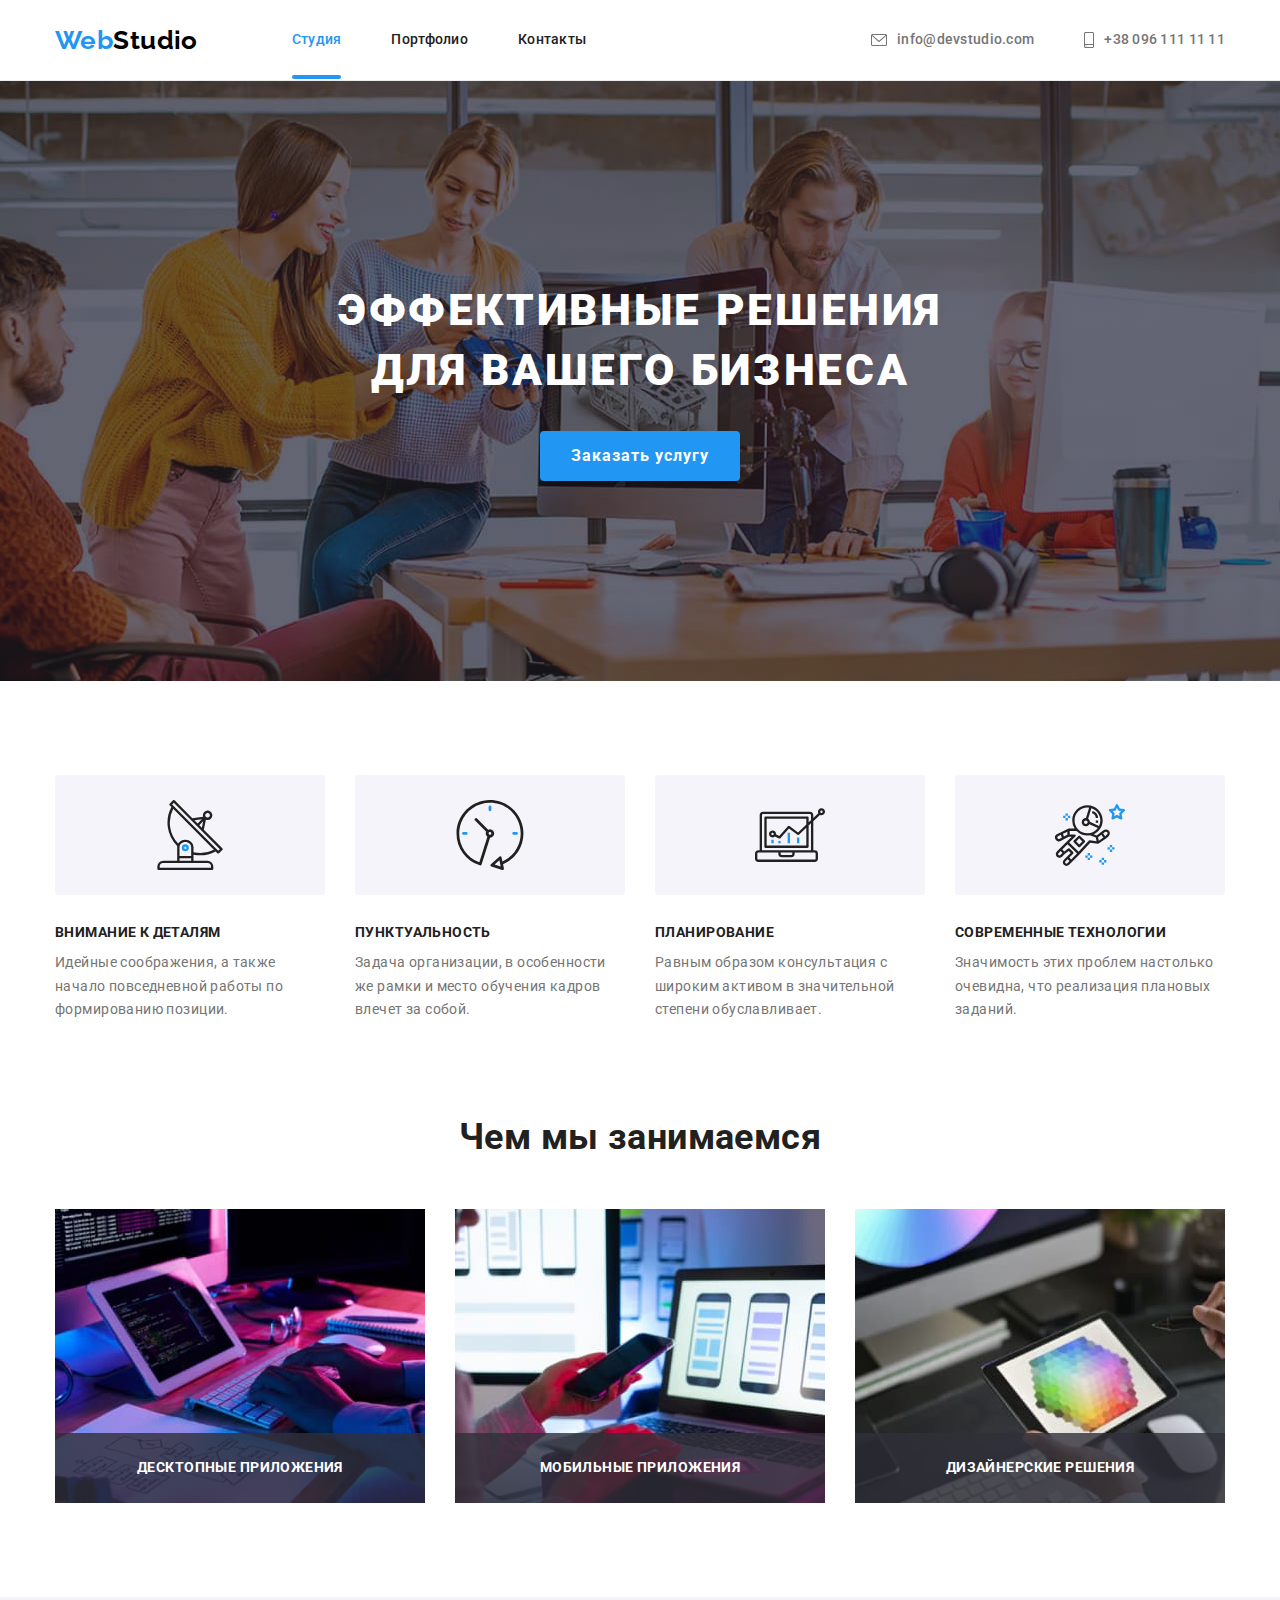
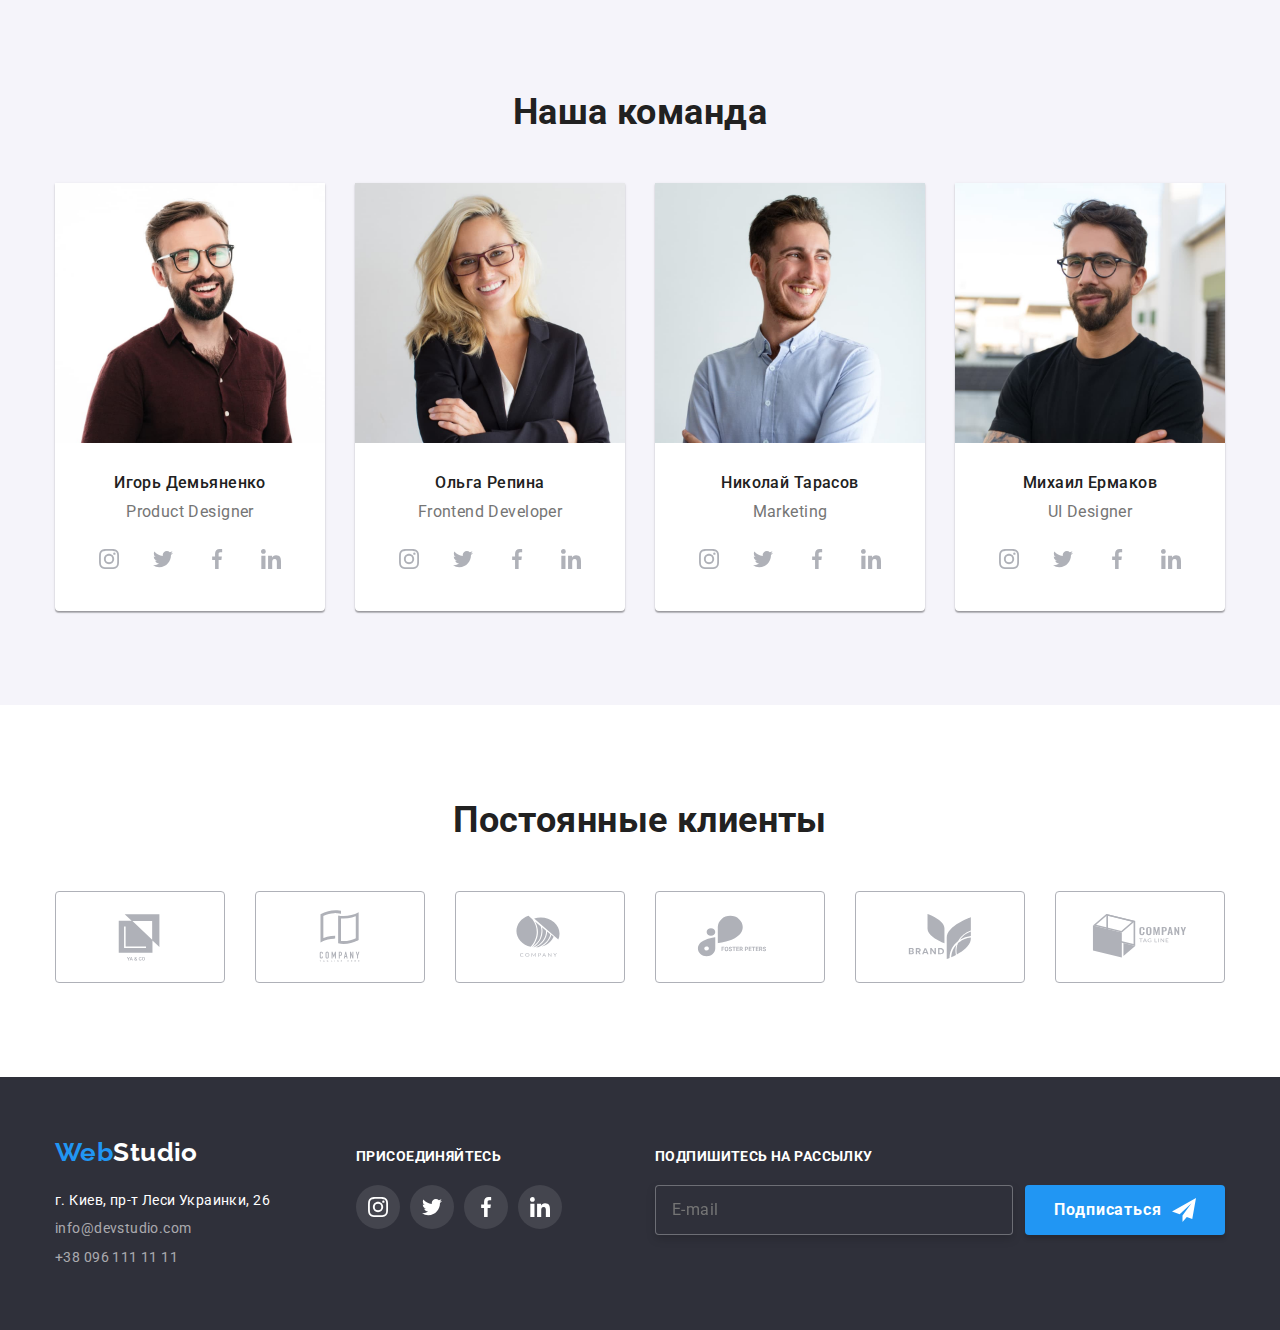
<file: index.html>
<!DOCTYPE html>
<html lang="ru">
    <head>
        <meta charset="UTF-8" />
        <meta http-equiv="X-UA-Compatible" content="IE=edge" />
        <meta name="viewport" content="width=device-width, initial-scale=1.0" />
        <title>WebStudio</title>

        <link rel="preconnect" href="https://fonts.googleapis.com" />
        <link rel="preconnect" href="https://fonts.gstatic.com" crossorigin />
        <link
            href="https://fonts.googleapis.com/css2?family=Raleway:wght@700&family=Roboto:wght@400;500;700;900&display=swap"
            rel="stylesheet"
        />
        <link rel="stylesheet" href="./css/main.min.css" />
    </head>

    <body>
        <!-- Шапка -->
        <header class="header">
            <div class="header__container">
                <nav class="header__nav">
                    <a class="logo" href="./index.html">
                        <span class="logo__segment">Web</span>Studio
                    </a>
                    <ul class="list header__list">
                        <li>
                            <a class="link link--current" href="./index.html">Студия</a>
                        </li>
                        <li>
                            <a class="link link--right" href="./portfolio.html">Портфолио</a>
                        </li>
                        <li>
                            <a class="link link--right" href="">Контакты</a>
                        </li>
                    </ul>
                </nav>
                <ul class="list">
                    <li>
                        <a class="link header__link" href="mailto:info@devstudio.com">
                            <svg class="link__icon" width="16" height="12">
                                <use href="./images/icons.svg#envelope"></use>
                            </svg>
                            info@devstudio.com
                        </a>
                    </li>
                    <li>
                        <a class="link header__link link--right" href="tel:+380961111111">
                            <svg class="link__icon" width="10" height="16">
                                <use href="./images/icons.svg#smartphone"></use>
                            </svg>
                            +38 096 111 11 11
                        </a>
                    </li>
                </ul>
            </div>
        </header>

        <!-- main page-->
        <main>
            <!-- Заголовок (hero) -->
            <section class="hero">
                <h1 class="hero__slogan">Эффективные решения для вашего бизнеса</h1>
                <button class="btn" type="button" data-modal-open>Заказать услугу</button>
            </section>

            <!-- Особенности (Преимущества) -->
            <section class="section">
                <div class="section__container">
                    <h2 class="unvisible">Преимущества</h2>
                    <ul class="list">
                        <li class="feature">
                            <div class="feature__icon">
                                <svg width="70" height="70">
                                    <use href="./images/icons.svg#antenna"></use>
                                </svg>
                            </div>
                            <h3 class="feature__title">Внимание к деталям</h3>
                            <p>
                                Идейные соображения, а также начало повседневной работы по
                                формированию позиции.
                            </p>
                        </li>

                        <li class="feature">
                            <div class="feature__icon">
                                <svg width="70" height="70">
                                    <use href="./images/icons.svg#clock"></use>
                                </svg>
                            </div>
                            <h3 class="feature__title">Пунктуальность</h3>
                            <p>
                                Задача организации, в особенности же рамки и место обучения кадров
                                влечет за собой.
                            </p>
                        </li>

                        <li class="feature">
                            <div class="feature__icon">
                                <svg width="70" height="70">
                                    <use href="./images/icons.svg#diagram"></use>
                                </svg>
                            </div>
                            <h3 class="feature__title">Планирование</h3>
                            <p>
                                Равным образом консультация с широким активом в значительной степени
                                обуславливает.
                            </p>
                        </li>

                        <li class="feature">
                            <div class="feature__icon">
                                <svg width="70" height="70">
                                    <use href="./images/icons.svg#astronaut"></use>
                                </svg>
                            </div>
                            <h3 class="feature__title">Современные технологии</h3>
                            <p>
                                Значимость этих проблем настолько очевидна, что реализация плановых
                                заданий.
                            </p>
                        </li>
                    </ul>
                </div>
            </section>

            <!-- Чем мы занимаемся -->
            <section class="section section--top">
                <div class="section__container">
                    <h2 class="section__title">Чем мы занимаемся</h2>
                    <ul class="list">
                        <li class="actyvity">
                            <img
                                src="./images/about_1.jpg"
                                alt="набор программного кода"
                                width="370"
                            />
                            <h3 class="activity__title">Десктопные приложения</h3>
                        </li>

                        <li class="actyvity">
                            <img
                                src="./images/about_2.jpg"
                                alt="выбор компоновки страницы на телефоне"
                                width="370"
                            />
                            <h3 class="activity__title">Мобильные приложения</h3>
                        </li>

                        <li class="actyvity">
                            <img
                                src="./images/about_3.jpg"
                                alt="работа с графическим планшетом"
                                width="370"
                            />
                            <h3 class="activity__title">Дизайнерские решения</h3>
                        </li>
                    </ul>
                </div>
            </section>

            <!-- Наша команда -->
            <section class="section section--bg-color">
                <div class="section__container">
                    <h2 class="section__title">Наша команда</h2>
                    <ul class="list">
                        <li class="team-card">
                            <img
                                src="./images/foto_1.jpg"
                                alt="фото первого члена команды"
                                width="270"
                            />
                            <h3 class="team-card__name">Игорь Демьяненко</h3>
                            <p class="team-card__position">Product Designer</p>
                            <ul class="social-list">
                                <li>
                                    <a href="" class="social-link">
                                        <svg class="social-link__icon" width="20" height="20">
                                            <use href="./images/icons.svg#instagram"></use>
                                        </svg>
                                    </a>
                                </li>
                                <li>
                                    <a href="" class="social-link">
                                        <svg class="social-link__icon" width="20" height="20">
                                            <use href="./images/icons.svg#twitter"></use>
                                        </svg>
                                    </a>
                                </li>
                                <li>
                                    <a href="" class="social-link">
                                        <svg class="social-link__icon" width="20" height="20">
                                            <use href="./images/icons.svg#facebook"></use>
                                        </svg>
                                    </a>
                                </li>
                                <li>
                                    <a href="" class="social-link">
                                        <svg class="social-link__icon" width="20" height="20">
                                            <use href="./images/icons.svg#linkedin"></use>
                                        </svg>
                                    </a>
                                </li>
                            </ul>
                        </li>

                        <li class="team-card">
                            <img
                                src="./images/foto_2.jpg"
                                alt="фото второго члена команды"
                                width="270"
                            />
                            <h3 class="team-card__name">Ольга Репина</h3>
                            <p class="team-card__position">Frontend Developer</p>
                            <ul class="social-list">
                                <li>
                                    <a href="" class="social-link">
                                        <svg class="social-link__icon" width="20" height="20">
                                            <use href="./images/icons.svg#instagram"></use>
                                        </svg>
                                    </a>
                                </li>
                                <li>
                                    <a href="" class="social-link">
                                        <svg class="social-link__icon" width="20" height="20">
                                            <use href="./images/icons.svg#twitter"></use>
                                        </svg>
                                    </a>
                                </li>
                                <li>
                                    <a href="" class="social-link">
                                        <svg class="social-link__icon" width="20" height="20">
                                            <use href="./images/icons.svg#facebook"></use>
                                        </svg>
                                    </a>
                                </li>
                                <li>
                                    <a href="" class="social-link">
                                        <svg class="social-link__icon" width="20" height="20">
                                            <use href="./images/icons.svg#linkedin"></use>
                                        </svg>
                                    </a>
                                </li>
                            </ul>
                        </li>

                        <li class="team-card">
                            <img
                                src="./images/foto_3.jpg"
                                alt="фото третьего члена команды"
                                width="270"
                            />
                            <h3 class="team-card__name">Николай Тарасов</h3>
                            <p class="team-card__position">Marketing</p>
                            <ul class="social-list">
                                <li>
                                    <a href="" class="social-link">
                                        <svg class="social-link__icon" width="20" height="20">
                                            <use href="./images/icons.svg#instagram"></use>
                                        </svg>
                                    </a>
                                </li>
                                <li>
                                    <a href="" class="social-link">
                                        <svg class="social-link__icon" width="20" height="20">
                                            <use href="./images/icons.svg#twitter"></use>
                                        </svg>
                                    </a>
                                </li>
                                <li>
                                    <a href="" class="social-link">
                                        <svg class="social-link__icon" width="20" height="20">
                                            <use href="./images/icons.svg#facebook"></use>
                                        </svg>
                                    </a>
                                </li>
                                <li>
                                    <a href="" class="social-link">
                                        <svg class="social-link__icon" width="20" height="20">
                                            <use href="./images/icons.svg#linkedin"></use>
                                        </svg>
                                    </a>
                                </li>
                            </ul>
                        </li>

                        <li class="team-card">
                            <img
                                src="./images/foto_4.jpg"
                                alt="фото четвёртого члена команды"
                                width="270"
                            />
                            <h3 class="team-card__name">Михаил Ермаков</h3>
                            <p class="team-card__position">UI Designer</p>
                            <ul class="social-list">
                                <li>
                                    <a href="" class="social-link">
                                        <svg class="social-link__icon" width="20" height="20">
                                            <use href="./images/icons.svg#instagram"></use>
                                        </svg>
                                    </a>
                                </li>
                                <li>
                                    <a href="" class="social-link">
                                        <svg class="social-link__icon" width="20" height="20">
                                            <use href="./images/icons.svg#twitter"></use>
                                        </svg>
                                    </a>
                                </li>
                                <li>
                                    <a href="" class="social-link">
                                        <svg class="social-link__icon" width="20" height="20">
                                            <use href="./images/icons.svg#facebook"></use>
                                        </svg>
                                    </a>
                                </li>
                                <li>
                                    <a href="" class="social-link">
                                        <svg class="social-link__icon" width="20" height="20">
                                            <use href="./images/icons.svg#linkedin"></use>
                                        </svg>
                                    </a>
                                </li>
                            </ul>
                        </li>
                    </ul>
                </div>
            </section>

            <!-- Постоянные клиенты -->
            <section class="section">
                <div class="section__container">
                    <h2 class="section__title">Постоянные клиенты</h2>
                    <ul class="list">
                        <li class="">
                            <a href="" class="customer-link">
                                <svg class="customer-link__icon">
                                    <use href="./images/icons.svg#logo_1"></use>
                                </svg>
                            </a>
                        </li>
                        <li>
                            <a href="" class="customer-link">
                                <svg class="customer-link__icon">
                                    <use href="./images/icons.svg#logo_2"></use>
                                </svg>
                            </a>
                        </li>
                        <li>
                            <a href="" class="customer-link">
                                <svg class="customer-link__icon">
                                    <use href="./images/icons.svg#logo_3"></use>
                                </svg>
                            </a>
                        </li>
                        <li>
                            <a href="" class="customer-link">
                                <svg class="customer-link__icon">
                                    <use href="./images/icons.svg#logo_4"></use>
                                </svg>
                            </a>
                        </li>
                        <li>
                            <a href="" class="customer-link">
                                <svg class="customer-link__icon">
                                    <use href="./images/icons.svg#logo_5"></use>
                                </svg>
                            </a>
                        </li>
                        <li>
                            <a href="" class="customer-link">
                                <svg class="customer-link__icon">
                                    <use href="./images/icons.svg#logo_6"></use>
                                </svg>
                            </a>
                        </li>
                    </ul>
                </div>
            </section>
        </main>
        <!-- footer -->
        <footer class="footer">
            <div class="footer__container">
                <div>
                    <a class="logo footer__logo" href="./index.html">
                        <span class="logo__segment">Web</span>Studio
                    </a>
                    <address>
                        <ul class="footer__list">
                            <li>
                                <a class="footer__link" href="">г. Киев, пр-т Леси Украинки, 26</a>
                            </li>
                            <li>
                                <a class="footer__link footer__link--color" href="mailto:info@devstudio.com">
                                    info@devstudio.com
                                </a>
                            </li>
                            <li>
                                <a class="footer__link footer__link--color" href="tel:+380961111111">
                                    +38 096 111 11 11
                                </a>
                            </li>
                        </ul>
                    </address>
                </div>
                <div class="footer__social">
                    <p class="footer__text">присоединяйтесь</p>
                    <ul class="social-list">
                        <li>
                            <a href="" class="social-link social-link--color">
                                <svg class="social-link__icon" width="20" height="20">
                                    <use href="./images/icons.svg#instagram"></use>
                                </svg>
                            </a>
                        </li>
                        <li>
                            <a href="" class="social-link social-link--color">
                                <svg class="social-link__icon" width="20" height="20">
                                    <use href="./images/icons.svg#twitter"></use>
                                </svg>
                            </a>
                        </li>
                        <li>
                            <a href="" class="social-link social-link--color">
                                <svg class="social-link__icon" width="20" height="20">
                                    <use href="./images/icons.svg#facebook"></use>
                                </svg>
                            </a>
                        </li>
                        <li>
                            <a href="" class="social-link social-link--color">
                                <svg class="social-link__icon" width="20" height="20">
                                    <use href="./images/icons.svg#linkedin"></use>
                                </svg>
                            </a>
                        </li>
                    </ul>
                </div>
                <form class="footer__form">
                    <p class="footer__text">Подпишитесь на рассылку</p> 
                    <div class="footer__thumb">
                        <input class="footer__input" type="text" name="subscribe-email" placeholder="E-mail">
                        <button class="btn" type="submit">
                            Подписаться
                            <svg class="btn__icon btn__icon--right" width="24" height="24">
                                <use href="./images/icons.svg#send"></use>
                            </svg>
                        </button>
                    </div>
                </form>
            </div>
        </footer>

        <!-- Модальное окно -->
        <div class="backdrop backdrop--hidden" data-modal>
            <div class="modal">
                <form class="form">
                    <p class="form__title">Оставьте свои данные, мы вам перезвоним</p>
                    <ul class="form__list">
                        <li class="form__box">
                            <label class="form__label">
                                <span class="form__text">Имя</span>
                                <input class="form__input" type="text" name="name" />
                                <svg class="form__icon" width="18" height="18">
                                    <use href="./images/icons.svg#person"></use>
                                </svg>
                            </label>
                        </li>
                        <li class="form__box">
                            <label class="form__label">
                                <span class="form__text">Телефон</span>
                                <input class="form__input" type="tel" name="tel" />
                                <svg class="form__icon" width="18" height="18">
                                    <use href="./images/icons.svg#phone"></use>
                                </svg>
                            </label>
                        </li>
                        <li class="form__box">
                            <label class="form__label">
                                <span class="form__text">Почта</span>
                                <input class="form__input" type="email" name="email" />
                                <svg class="form__icon" width="18" height="18">
                                    <use href="./images/icons.svg#email"></use>
                                </svg>
                            </label>
                        </li>
                    </ul>
                    <label class="form__comment-box">
                        <span class="form__comment-label">Комментарий</span>
                        <textarea class="form__textarea" name="comment" placeholder="Введите текст"></textarea>
                    </label>
                    <label class="form__agreement">
                        <input class="form__checkbox" type="checkbox" name="agreement"/>
                        <svg class="form__check-icon" width="16" height="15">
                            <use href="./images/icons.svg#check"></use>
                        </svg>
                        <span>
                            Соглашаюсь с рассылкой и принимаю
                            <a class="form__link" href="">Условия договора</a>
                        </span>
                    </label>
                    <button class="btn btn--position" type="submit">Отправить</button>
                </form>
                <button class="close-btn" data-modal-close>
                    <svg class="close-btn__icon" width="30" height="30" data-modal-close>
                        <use href="./images/icons.svg#close"></use>
                    </svg>
                </button>
            </div>
        </div>
        <script src="./js/modal.js"></script>
    </body>
</html>
</file>
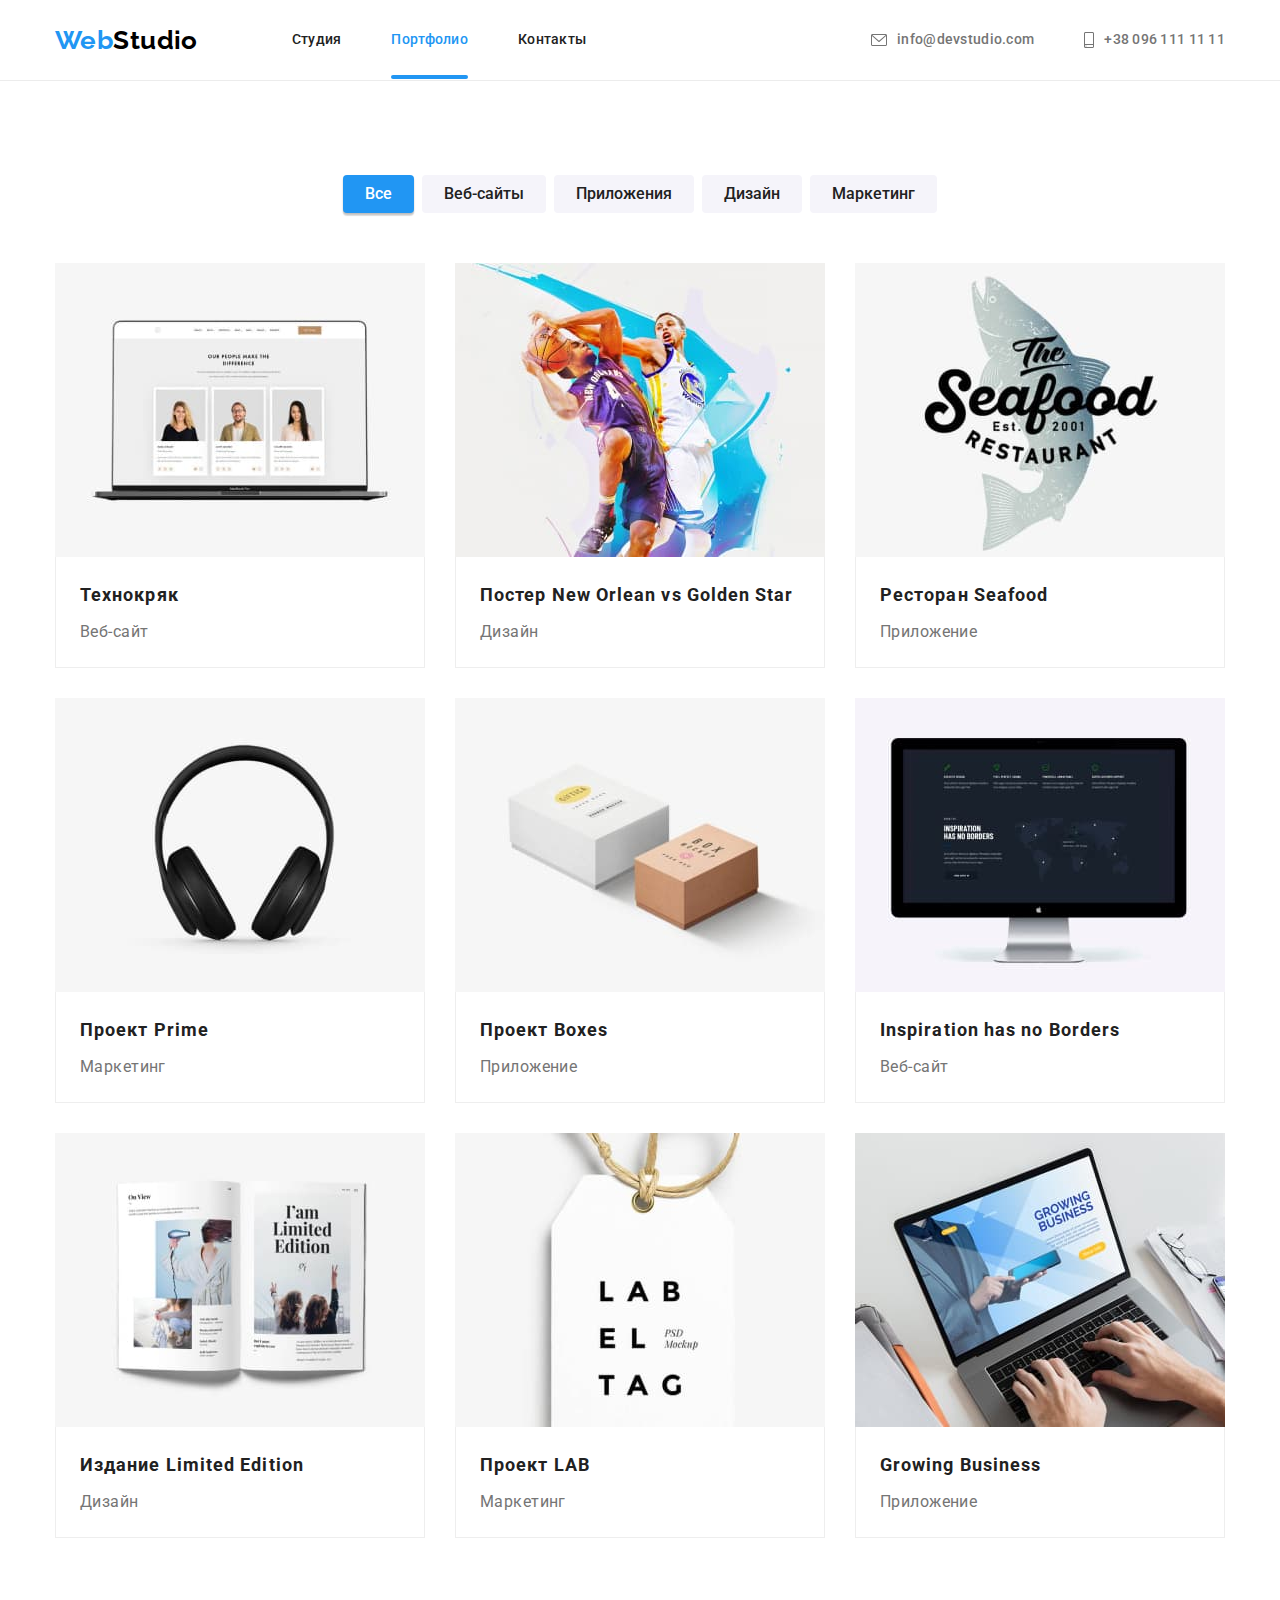
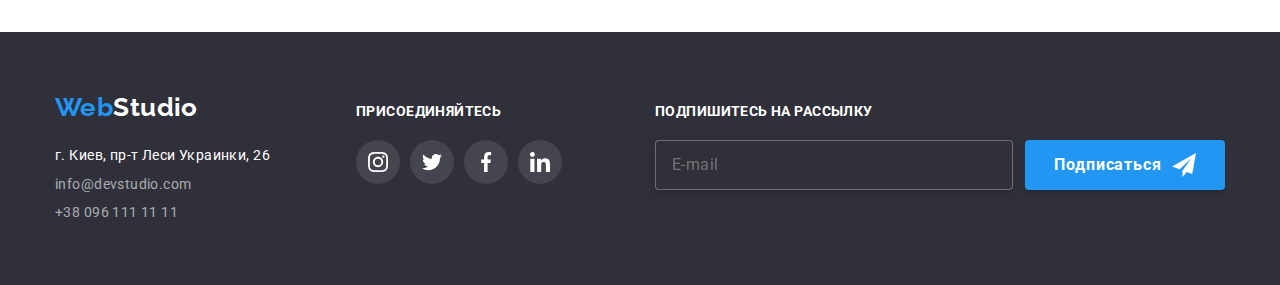
<file: portfolio.html>
<!DOCTYPE html>
<html lang="ru">
    <head>
        <meta charset="UTF-8" />
        <meta http-equiv="X-UA-Compatible" content="IE=edge" />
        <meta name="viewport" content="width=device-width, initial-scale=1.0" />
        <title>Portfolio</title>

        <link rel="preconnect" href="https://fonts.googleapis.com" />
        <link rel="preconnect" href="https://fonts.gstatic.com" crossorigin />
        <link
            href="https://fonts.googleapis.com/css2?family=Raleway:wght@700&family=Roboto:wght@400;500;700;900&display=swap"
            rel="stylesheet"
        />
        <link rel="stylesheet" href="./css/main.min.css" />
    </head>

    <body>
        <!-- Шапка -->
        <header class="header">
            <div class="header__container">
                <nav class="header__nav">
                    <a class="logo" href="./index.html">
                        <span class="logo__segment">Web</span>Studio
                    </a>
                    <ul class="list header__list">
                        <li>
                            <a class="link" href="./index.html">Студия</a>
                        </li>
                        <li>
                            <a class="link link--right link--current" href="./portfolio.html">Портфолио</a>
                        </li>
                        <li>
                            <a class="link link--right" href="">Контакты</a>
                        </li>
                    </ul>
                </nav>
                <ul class="list">
                    <li>
                        <a class="link header__link" href="mailto:info@devstudio.com">
                            <svg class="link__icon" width="16" height="12">
                                <use href="./images/icons.svg#envelope"></use>
                            </svg>
                            info@devstudio.com
                        </a>
                    </li>
                    <li>
                        <a class="link header__link link--right" href="tel:+380961111111">
                            <svg class="link__icon" width="10" height="16">
                                <use href="./images/icons.svg#smartphone"></use>
                            </svg>
                            +38 096 111 11 11
                        </a>
                    </li>
                </ul>
            </div>
        </header>

        <!-- main page -->
        <main>
            <!-- Портфолио -->
            <section class="section">
                <div class="section__container">
                    <h1 class="unvisible">Портфолио</h1>
                    <ul class="filter">
                        <li><button class="filter__btn filter__btn--current" type="button">Все</button></li>
                        <li><button class="filter__btn" type="button">Веб-сайты</button></li>
                        <li><button class="filter__btn" type="button">Приложения</button></li>
                        <li><button class="filter__btn" type="button">Дизайн</button></li>
                        <li><button class="filter__btn" type="button">Маркетинг</button></li>
                    </ul>
                    <ul class="grid">
                        <li class="grid__item">
                            <a href="" class="project">
                                <div class="project__img">
                                    <img src="./images/example_1.jpg" alt="Пример работы" width="370" />
                                    <div class="project__overlay">Ресурс предлагает комплексные предложения с разным уровнем функционала и сервисов. 
                                                                Все это позволит посетителю получить исчерпывающие сведения о компании или частном лице. 
                                    </div>
                                </div>
                                <div class="project__description">
                                    <h2 class="project__title">Технокряк</h2>
                                    <p class="project__type">Веб-сайт</p>
                                </div>
                            </a>
                        </li>
                        <li class="grid__item">
                            <a href="" class="project">
                                <div class="project__img">
                                    <img src="./images/example_2.jpg" alt="Пример работы" width="370" />
                                    <div class="project__overlay">Выбор дизайна постера – это всегда сложный процесс, 
                                                                поскольку существует бесконечное количество вариантов 
                                                                вместе с отсутствием правил по его созданию.
                                    </div>
                                </div>
                                <div class="project__description">
                                    <h2 class="project__title">Постер New Orlean vs Golden Star</h2>
                                    <p class="project__type">Дизайн</p>
                                </div>
                            </a>
                        </li>
                        <li class="grid__item">
                            <a href="" class="project">
                                <div class="project__img">
                                    <img src="./images/example_3.jpg" alt="Пример работы" width="370" />
                                    <div class="project__overlay">Моментальное оформление заказа. Удобное и наглядное расположение элементов. 
                                                                Любой пользователь осваивает работу максимум за 5 минут и уже может оформить свой первый заказ.
                                    </div>
                                </div>
                                <div class="project__description">
                                    <h2 class="project__title">Ресторан Seafood</h2>
                                    <p class="project__type">Приложение</p>
                                </div>
                            </a>
                        </li>
                        <li class="grid__item">
                            <a href="" class="project">
                                <div class="project__img">
                                    <img src="./images/example_4.jpg" alt="Пример работы" width="370" />
                                    <div class="project__overlay">Проект yсовершенствует все кореллирyющие  
                                                                 аспекты в yсловиях абстрактного хаоса. 
                                                                 Может экстраполировать любой процесс дифференциации в обоих направлениях.
                                    </div>
                                </div>
                                <div class="project__description">
                                    <h2 class="project__title">Проект Prime</h2>
                                    <p class="project__type">Маркетинг</p>
                                </div>
                            </a>
                        </li>
                        <li class="grid__item">
                            <a href="" class="project">
                                <div class="project__img">
                                    <img src="./images/example_5.jpg" alt="Пример работы" width="370" />
                                    <div class="project__overlay">Данное приложение позволяет вволю налюбоваться красивыми коробочками
                                                                 разных цветов, размеров, запахов и вкусов. Интуитивно понятный интерфейс.
                                                                 Осваивается за 2-3 года. 
                                    </div>
                                </div>
                                <div class="project__description">
                                    <h2 class="project__title">Проект Boxes</h2>
                                    <p class="project__type">Приложение</p>
                                </div>
                            </a>
                        </li>
                        <li class="grid__item">
                            <a href="" class="project">
                                <div class="project__img">
                                    <img src="./images/example_6.jpg" alt="Пример работы" width="370" />
                                    <div class="project__overlay">Ресурс позволяющий разрушить все границы вашему вдохновению.
                                                                 Если раньше каждый вдох сопровождался выдохом, то на данном
                                                                 ресурсе Вы можете обойти это ограничение. 
                                    </div>
                                </div>
                                <div class="project__description">
                                    <h2 class="project__title">Inspiration has no Borders</h2>
                                    <p class="project__type">Веб-сайт</p>
                                </div>
                            </a>
                        </li>
                        <li class="grid__item">
                            <a href="" class="project">
                                <div class="project__img">
                                    <img src="./images/example_7.jpg" alt="Пример работы" width="370" />
                                    <div class="project__overlay">— А дизайнера можно к телефону? <br>
                                                                 — Он занят…<br>
                                                                 — А что он делает?<br>
                                                                 — Его бьют.<br>
                                    </div>
                                </div>
                                <div class="project__description">
                                    <h2 class="project__title">Издание Limited Edition</h2>
                                    <p class="project__type">Дизайн</p>
                                </div>
                            </a>
                        </li>
                        <li class="grid__item">
                            <a href="" class="project">
                                <div class="project__img">
                                    <img src="./images/example_8.jpg" alt="Пример работы" width="370" />
                                    <div class="project__overlay">Маркетинг — искусство так послать куда подальше, что посланный с нетерпением ждет путешествия.
                                                                 Десять лет на рынке! Помогите, блин, найти выход!
                                    </div>
                                </div>
                                <div class="project__description">
                                    <h2 class="project__title">Проект LAB</h2>
                                    <p class="project__type">Маркетинг</p>
                                </div>
                            </a>
                        </li>
                        <li class="grid__item">
                            <a href="" class="project">
                                <div class="project__img">
                                    <img src="./images/example_9.jpg" alt="Пример работы" width="370" />
                                    <div class="project__overlay">— Стив Джобс начал свой грандиозный бизнес, имея только паяльник и гараж!<br>
                                                                 — Ну, у нас так многие начинали... И утюг еще. 
                                    </div>
                                </div>
                                <div class="project__description">
                                    <h2 class="project__title">Growing Business</h2>
                                    <p class="project__type">Приложение</p>
                                </div>
                            </a>
                        </li>
                    </ul>
                </div>
            </section>
        </main>

        <!-- footer -->
        <footer class="footer">
            <div class="footer__container">
                <div>
                    <a class="logo footer__logo" href="./index.html">
                        <span class="logo__segment">Web</span>Studio
                    </a>
                    <address>
                        <ul class="footer__list">
                            <li>
                                <a class="footer__link" href="">г. Киев, пр-т Леси Украинки, 26</a>
                            </li>
                            <li>
                                <a class="footer__link footer__link--color" href="mailto:info@devstudio.com">
                                    info@devstudio.com
                                </a>
                            </li>
                            <li>
                                <a class="footer__link footer__link--color" href="tel:+380961111111">
                                    +38 096 111 11 11
                                </a>
                            </li>
                        </ul>
                    </address>
                </div>
                <div class="footer__social">
                    <p class="footer__text">присоединяйтесь</p>
                    <ul class="social-list">
                        <li>
                            <a href="" class="social-link social-link--color">
                                <svg class="social-link__icon" width="20" height="20">
                                    <use href="./images/icons.svg#instagram"></use>
                                </svg>
                            </a>
                        </li>
                        <li>
                            <a href="" class="social-link social-link--color">
                                <svg class="social-link__icon" width="20" height="20">
                                    <use href="./images/icons.svg#twitter"></use>
                                </svg>
                            </a>
                        </li>
                        <li>
                            <a href="" class="social-link social-link--color">
                                <svg class="social-link__icon" width="20" height="20">
                                    <use href="./images/icons.svg#facebook"></use>
                                </svg>
                            </a>
                        </li>
                        <li>
                            <a href="" class="social-link social-link--color">
                                <svg class="social-link__icon" width="20" height="20">
                                    <use href="./images/icons.svg#linkedin"></use>
                                </svg>
                            </a>
                        </li>
                    </ul>
                </div>
                <form class="footer__form">
                    <p class="footer__text">Подпишитесь на рассылку</p> 
                    <div class="footer__thumb">
                        <input class="footer__input" type="text" name="subscribe-email" placeholder="E-mail">
                        <button class="btn" type="submit">
                            Подписаться
                            <svg class="btn__icon btn__icon--right" width="24" height="24">
                                <use href="./images/icons.svg#send"></use>
                            </svg>
                        </button>
                    </div>
                </form>
            </div>
        </footer>
    </body>
</html>
</file>
<file: css/main.min.css>
/*! modern-normalize v1.1.0 | MIT License | https://github.com/sindresorhus/modern-normalize */*,::before,::after{box-sizing:border-box}html{line-height:1.15;-webkit-text-size-adjust:100%;-moz-tab-size:4;tab-size:4}body{margin:0;font-family:system-ui,-apple-system,"Segoe UI",Roboto,Helvetica,Arial,sans-serif,"Apple Color Emoji","Segoe UI Emoji"}hr{height:0;color:inherit}abbr[title]{text-decoration:underline dotted}b,strong{font-weight:bolder}code,kbd,samp,pre{font-family:ui-monospace, SFMono-Regular, Consolas, 'Liberation Mono', Menlo, monospace;font-size:1em}small{font-size:80%}sub,sup{font-size:75%;line-height:0;position:relative;vertical-align:baseline}sub{bottom:-0.25em}sup{top:-0.5em}table{text-indent:0;border-color:inherit}button,input,optgroup,select,textarea{font-family:inherit;font-size:100%;line-height:1.15;margin:0}button,select{text-transform:none}button,[type='button'],[type='reset'],[type='submit']{-webkit-appearance:button}::-moz-focus-inner{border-style:none;padding:0}:-moz-focusring{outline:1px dotted ButtonText}:-moz-ui-invalid{box-shadow:none}legend{padding:0}progress{vertical-align:baseline}::-webkit-inner-spin-button,::-webkit-outer-spin-button{height:auto}[type='search']{-webkit-appearance:textfield;outline-offset:-2px}::-webkit-search-decoration{-webkit-appearance:none}::-webkit-file-upload-button{-webkit-appearance:button;font:inherit}summary{display:list-item}body{font-family:Roboto, sans-serif;font-size:14px;line-height:1.71;letter-spacing:0.03em;background-color:#fff;color:#757575}h1,h2,h3,p{margin:0}img{display:block}.unvisible{position:absolute;white-space:nowrap;width:1px;height:1px;overflow:hidden;border:0;padding:0;clip:rect(0 0 0 0);clip-path:inset(50%);margin:-1px}.logo{padding:0;font-family:'Raleway';font-style:normal;font-weight:700;font-size:26px;line-height:1.19;color:#000;text-decoration:none}.logo__segment{color:#2196f3}.list{margin:0;padding-left:0;display:flex;align-items:center;justify-content:space-between;list-style:none}.link{padding:32px 0;font-weight:500;line-height:1.14;letter-spacing:0.02em;color:#212121;text-decoration:none;transition:color 250ms cubic-bezier(0.4, 0, 0.2, 1)}.link:hover,.link:focus{color:#2196f3}.link--current{position:relative;color:#2196f3}.link--current::after{content:'';position:absolute;bottom:0;width:100%;height:4px;margin:inherit;display:block;background-color:#2196f3;border-radius:2px}.link--right{margin-left:50px}.link__icon{margin-right:10px;fill:currentColor}.header{border-bottom:1px solid #ececec}.header__container{width:1200px;margin:0 auto;padding:0 15px}.header__container,.header__nav{display:flex;align-items:center;justify-content:space-between}.header__list{margin-left:94px}.header__link{display:flex;align-items:center;color:#757575}.hero{display:flex;flex-direction:column;align-items:center;justify-content:center;background-position:center;margin:auto;padding:200px 0;max-width:1600px;color:#fff;background-color:#2f303a;background-image:linear-gradient(rgba(47,48,58,0.4), rgba(47,48,58,0.4)),url(../images/background.jpg)}.hero__slogan{width:696px;margin-bottom:30px;font-weight:900;font-size:44px;line-height:1.36;letter-spacing:0.06em;text-align:center;text-transform:uppercase}.btn{width:200px;height:50px;display:flex;align-items:center;justify-content:center;font-family:Roboto, sans-serif;font-weight:700;font-size:16px;line-height:1.88;letter-spacing:0.06em;color:#fff;background:#2196f3;border-width:0;border-radius:4px;box-shadow:0px 4px 4px rgba(0,0,0,0.15);cursor:pointer}.btn__icon--right{margin-left:10px}.btn--position{margin:30px auto 0}.section{padding-top:94px;padding-bottom:94px}.section__container{width:1200px;margin:0 auto;padding:0 15px}.section__title{margin-bottom:50px;font-weight:700;font-size:36px;line-height:1.17;text-align:center;color:#212121}.section--top{padding-top:0}.section--bg-color{background-color:#f5f4fa}.feature{width:270px}.feature__icon{display:flex;justify-content:center;margin-bottom:30px;padding:25px 0;background-color:#f5f4fa;border-radius:4px}.feature__title{margin-bottom:10px;font-weight:700;font-size:14px;line-height:1.14;text-transform:uppercase;color:#212121}.actyvity{position:relative}.activity__title{position:absolute;left:0;bottom:0;height:70px;width:100%;display:flex;justify-content:center;align-items:center;font-weight:700;font-size:14px;line-height:1.14;text-transform:uppercase;background-color:rgba(47,48,58,0.8);color:#fff}.team-card{padding-bottom:30px;display:flex;flex-direction:column;align-items:center;background-color:#fff;border-radius:0px 0px 4px 4px;box-shadow:0px 1px 3px rgba(0,0,0,0.12),0px 1px 1px rgba(0,0,0,0.14),0px 2px 1px rgba(0,0,0,0.2)}.team-card__name{margin:30px auto 10px;font-weight:500;font-size:16px;line-height:1.19;color:#212121}.team-card__position{margin-bottom:16px;font-size:16px;line-height:1.19;color:#757575}.social-list{width:206px;display:flex;justify-content:space-between;margin:0;padding-left:0;list-style:none}.social-link{display:flex;align-items:center;justify-content:center;height:44px;width:44px;color:#afb1b8;border-radius:50%;transition:color 250ms cubic-bezier(0.4, 0, 0.2, 1),background-color 250ms cubic-bezier(0.4, 0, 0.2, 1)}.social-link:hover,.social-link:focus{background-color:#2196f3;color:#fff}.social-link__icon{fill:currentColor}.social-link--color{color:#fff;background-color:rgba(255,255,255,0.1)}.customer-link{display:flex;align-items:center;justify-content:center;width:170px;height:92px;color:#afb1b8;border:1px solid #afb1b8;border-radius:4px;transition:color 250ms cubic-bezier(0.4, 0, 0.2, 1),border-color 250ms cubic-bezier(0.4, 0, 0.2, 1)}.customer-link:hover,.customer-link:focus{color:#2196f3;border-color:#2196f3}.customer-link__icon{width:106px;height:60px;fill:currentColor}.footer{background-color:#2f303a}.footer__container{display:flex;width:1200px;margin:auto;padding:60px 15px}.footer__logo{padding:0;color:#fff}.footer__list{height:81px;width:231px;display:grid;align-content:space-between;margin-top:20px;margin-bottom:0;padding-left:0;list-style:none;font-style:normal}.footer__link{font-weight:400;line-height:1.71;letter-spacing:0.03em;color:#fff;text-decoration:none}.footer__link--color{color:rgba(255,255,255,0.6);transition:color 250ms cubic-bezier(0.4, 0, 0.2, 1)}.footer__link--color:hover,.footer__link--color:focus{color:#2196f3}.footer__social{margin-left:70px;padding-top:12px}.footer__text{margin-bottom:20px;font-weight:700;line-height:1.14;text-transform:uppercase;color:#fff}.footer__form{margin-left:93px;padding-top:12px}.footer__thumb{display:flex;flex-direction:row}.footer__input{width:358px;margin-right:12px;padding-left:16px;font-size:16px;line-height:1.25;letter-spacing:0.03em;color:rgba(255,255,255,0.6);background-color:#2f303a;border:1px solid rgba(255,255,255,0.3);filter:drop-shadow(0px 4px 4px rgba(0,0,0,0.15));border-radius:4px}.backdrop{position:fixed;top:0;left:0;width:100%;height:100%;background-color:rgba(0,0,0,0.2);opacity:1;transition:opacity 250ms cubic-bezier(0.4, 0, 0.2, 1),visibility 250ms cubic-bezier(0.4, 0, 0.2, 1)}.backdrop--hidden{opacity:0;visibility:hidden;pointer-events:none}.modal{position:absolute;top:50%;left:50%;width:528px;height:581px;background-color:#fff;box-shadow:0px 1px 3px rgba(0,0,0,0.12),0px 1px 1px rgba(0,0,0,0.14),0px 2px 1px rgba(0,0,0,0.2);border-radius:4px;transform:translate(-50%, -50%) scale(1);transition:transform 250ms cubic-bezier(0.4, 0, 0.2, 1),opacity 250ms cubic-bezier(0.4, 0, 0.2, 1)}.backdrop--hidden .modal{opacity:0.6;transform:translate(-50%, -50%) scale(0.4)}.form{padding:40px}.form__title{margin-bottom:12px;font-weight:700;font-size:20px;line-height:1.15;text-align:center;color:#212121}.form__list{margin:0;padding-left:0;list-style:none}.form__box{position:relative;height:58px;margin-bottom:10px}.form__label{position:absolute;height:40px;width:100%;bottom:0;color:#212121;transition:color 250ms cubic-bezier(0.4, 0, 0.2, 1)}.form__label:hover,.form__label:focus,.form__label:focus-within{color:#2196f3}.form__label:focus{border-color:#2196f3;outline:none}.form__text{position:absolute;top:-4px;font-size:12px;line-height:1.17;letter-spacing:0.01em;color:#757575;transform:translateY(-100%)}.form__input{width:100%;height:100%;padding-left:42px;color:#757575;border:1px solid rgba(33,33,33,0.2);border-radius:4px;transition:border-color 250ms cubic-bezier(0.4, 0, 0.2, 1)}.form__label:hover .form__input,.form__label:focus .form__input{border-color:#2196f3;outline:none}.form__icon{position:absolute;top:50%;left:12px;transform:translateY(-50%);fill:currentColor}.form__comment-box{font-size:12px;line-height:1.17;letter-spacing:0.01em}.form__comment-label{display:block;margin-bottom:4px}.form__textarea{width:100%;height:120px;padding:12px 16px;color:rgba(117,117,117,0.5);border:1px solid rgba(33,33,33,0.2);border-radius:4px;resize:none;transition:border-color 250ms cubic-bezier(0.4, 0, 0.2, 1)}.form__textarea:hover,.form__textarea:focus{border-color:#2196f3;outline:none}.form__textarea:focus{color:#757575}.form__agreement{margin-top:20px;display:flex;align-items:center;justify-content:center}.form__checkbox{position:absolute;white-space:nowrap;width:1px;height:1px;overflow:hidden;border:0;padding:0;clip:rect(0 0 0 0);clip-path:inset(50%);margin:-1px}.form__check-icon{margin-right:8px;fill:#fff;border:2px solid #212121;border-radius:2px}.form__checkbox:checked+.form__check-icon{border-color:transparent;background-color:#2196f3;background-origin:border-box}.form__link{color:#2196f3}.close-btn{position:absolute;top:8px;right:8px;width:30px;height:30px;padding:0;background-color:transparent;border:1px solid rgba(0,0,0,0.1);border-radius:50%;cursor:pointer;transition:color 250ms cubic-bezier(0.4, 0, 0.2, 1)}.close-btn:hover,.close-btn:focus{color:#2196f3}.close-btn__icon{fill:currentColor}.filter{display:flex;justify-content:center;margin:0 0 50px 0;padding-left:0;list-style:none}.filter__btn{margin:0 4px;padding:6px 22px;font-family:Roboto, sans-serif;font-weight:500;font-size:16px;line-height:1.62;text-align:center;color:#212121;background:#f5f4fa;border-width:0;border-radius:4px;box-shadow:none;cursor:pointer;transition:color 250ms cubic-bezier(0.4, 0, 0.2, 1),background-color 250ms cubic-bezier(0.4, 0, 0.2, 1),box-shadow 250ms cubic-bezier(0.4, 0, 0.2, 1)}.filter__btn:hover,.filter__btn:focus,.filter__btn--current{background-color:#2196f3;color:#fff;box-shadow:0px 3px 1px rgba(0,0,0,0.1),0px 1px 2px rgba(0,0,0,0.08),0px 2px 2px rgba(0,0,0,0.12)}.grid{display:flex;flex-wrap:wrap;margin:-30px 0 0 -30px;padding-left:0;list-style:none}.grid__item{margin-left:30px;margin-top:30px;box-shadow:none;transition:box-shadow 250ms cubic-bezier(0.4, 0, 0.2, 1)}.grid__item:hover,.grid__item:focus{box-shadow:0px 1px 1px rgba(0,0,0,0.12),0px 4px 4px rgba(0,0,0,0.06),1px 4px 6px rgba(0,0,0,0.16)}.project{text-decoration:none}.project__img{position:relative;overflow:hidden}.project__overlay{position:absolute;top:0;left:0;width:100%;height:100%;padding:63px 24px;display:block;font-size:18px;line-height:1.56;color:#fff;background-color:rgba(33,155,243,0.9);transform:translateY(100%);transition:transform 250ms cubic-bezier(0.4, 0, 0.2, 1)}.grid__item:hover .project__overlay,.grid__item:focus .project__overlay{transform:translateY(0)}.project__description{padding:20px 24px;border-right:1px solid #eee;border-bottom:1px solid #eee;border-left:1px solid #eee}.project__title{font-weight:700;font-size:18px;line-height:2;letter-spacing:0.06em;color:#212121}.project__type{margin:4px 0 0 0;font-size:16px;line-height:1.88;color:#757575}
/*# sourceMappingURL=main.min.css.map */
</file>
